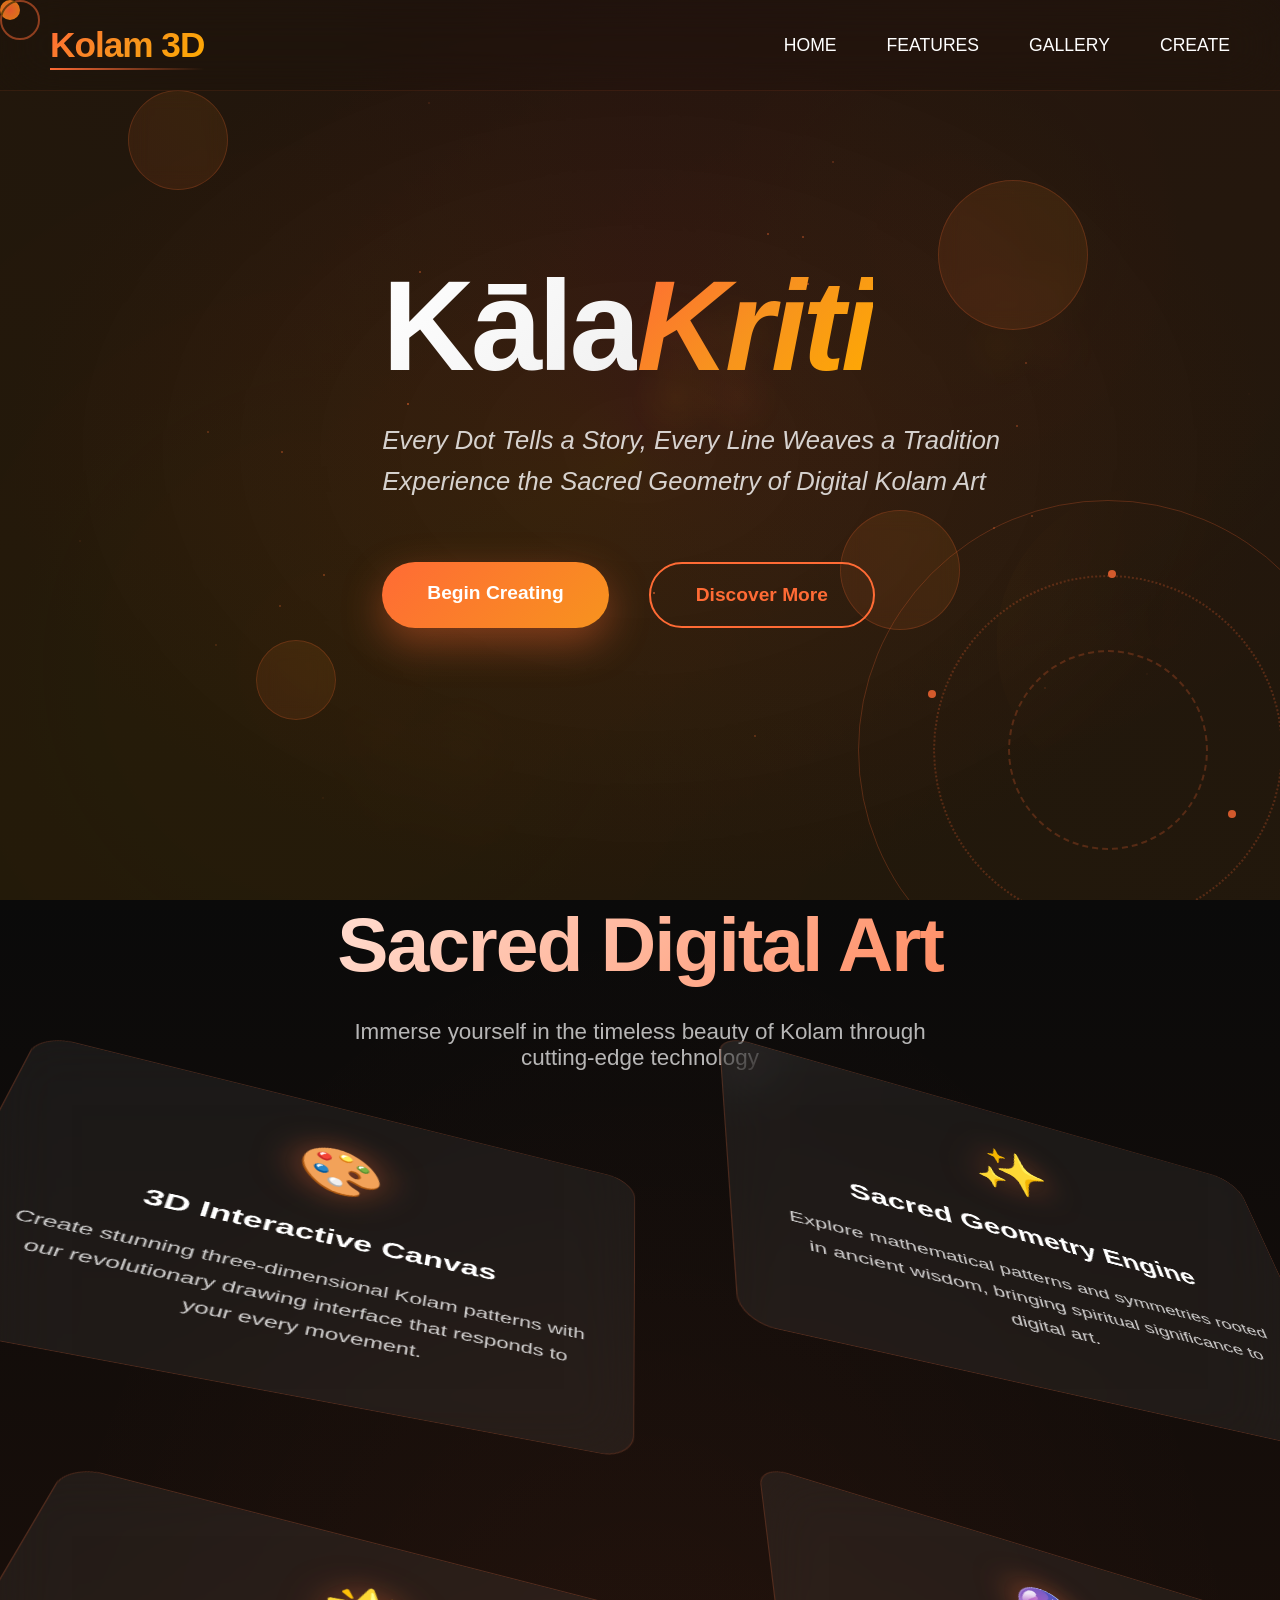
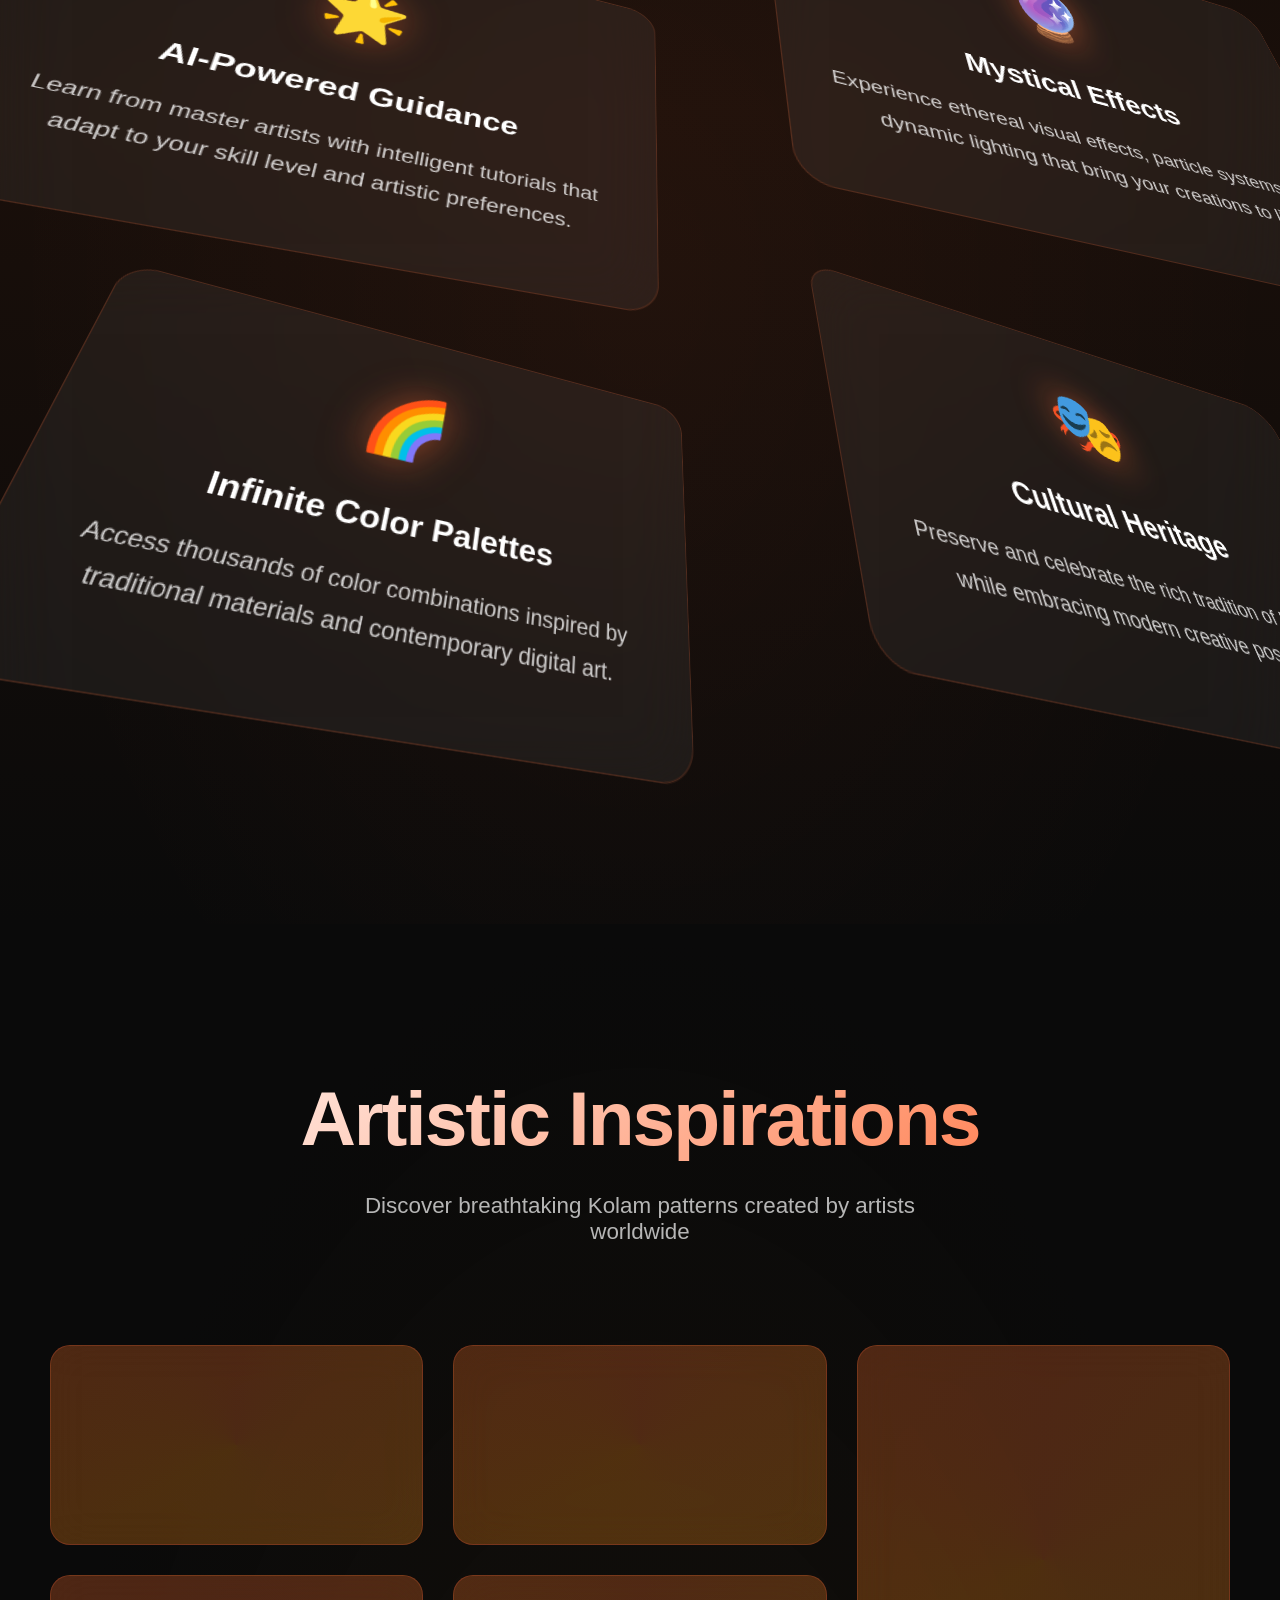
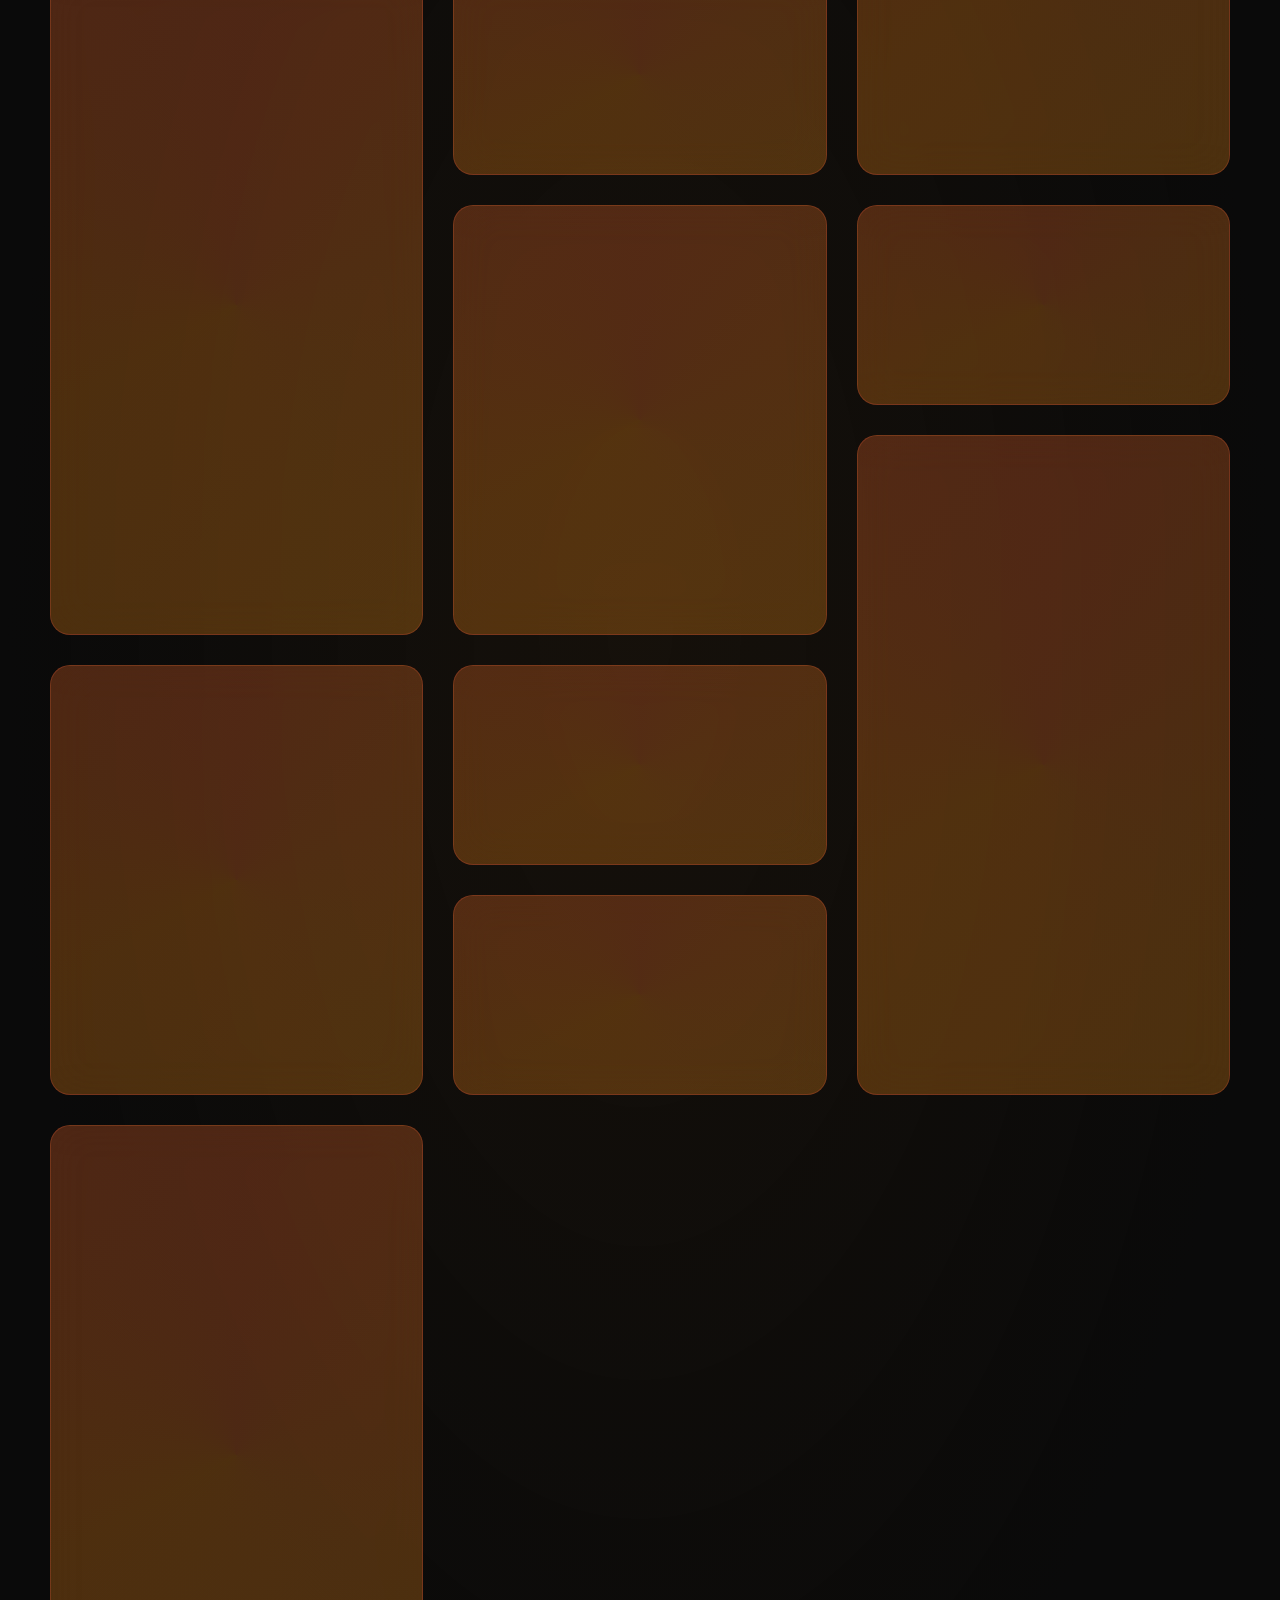
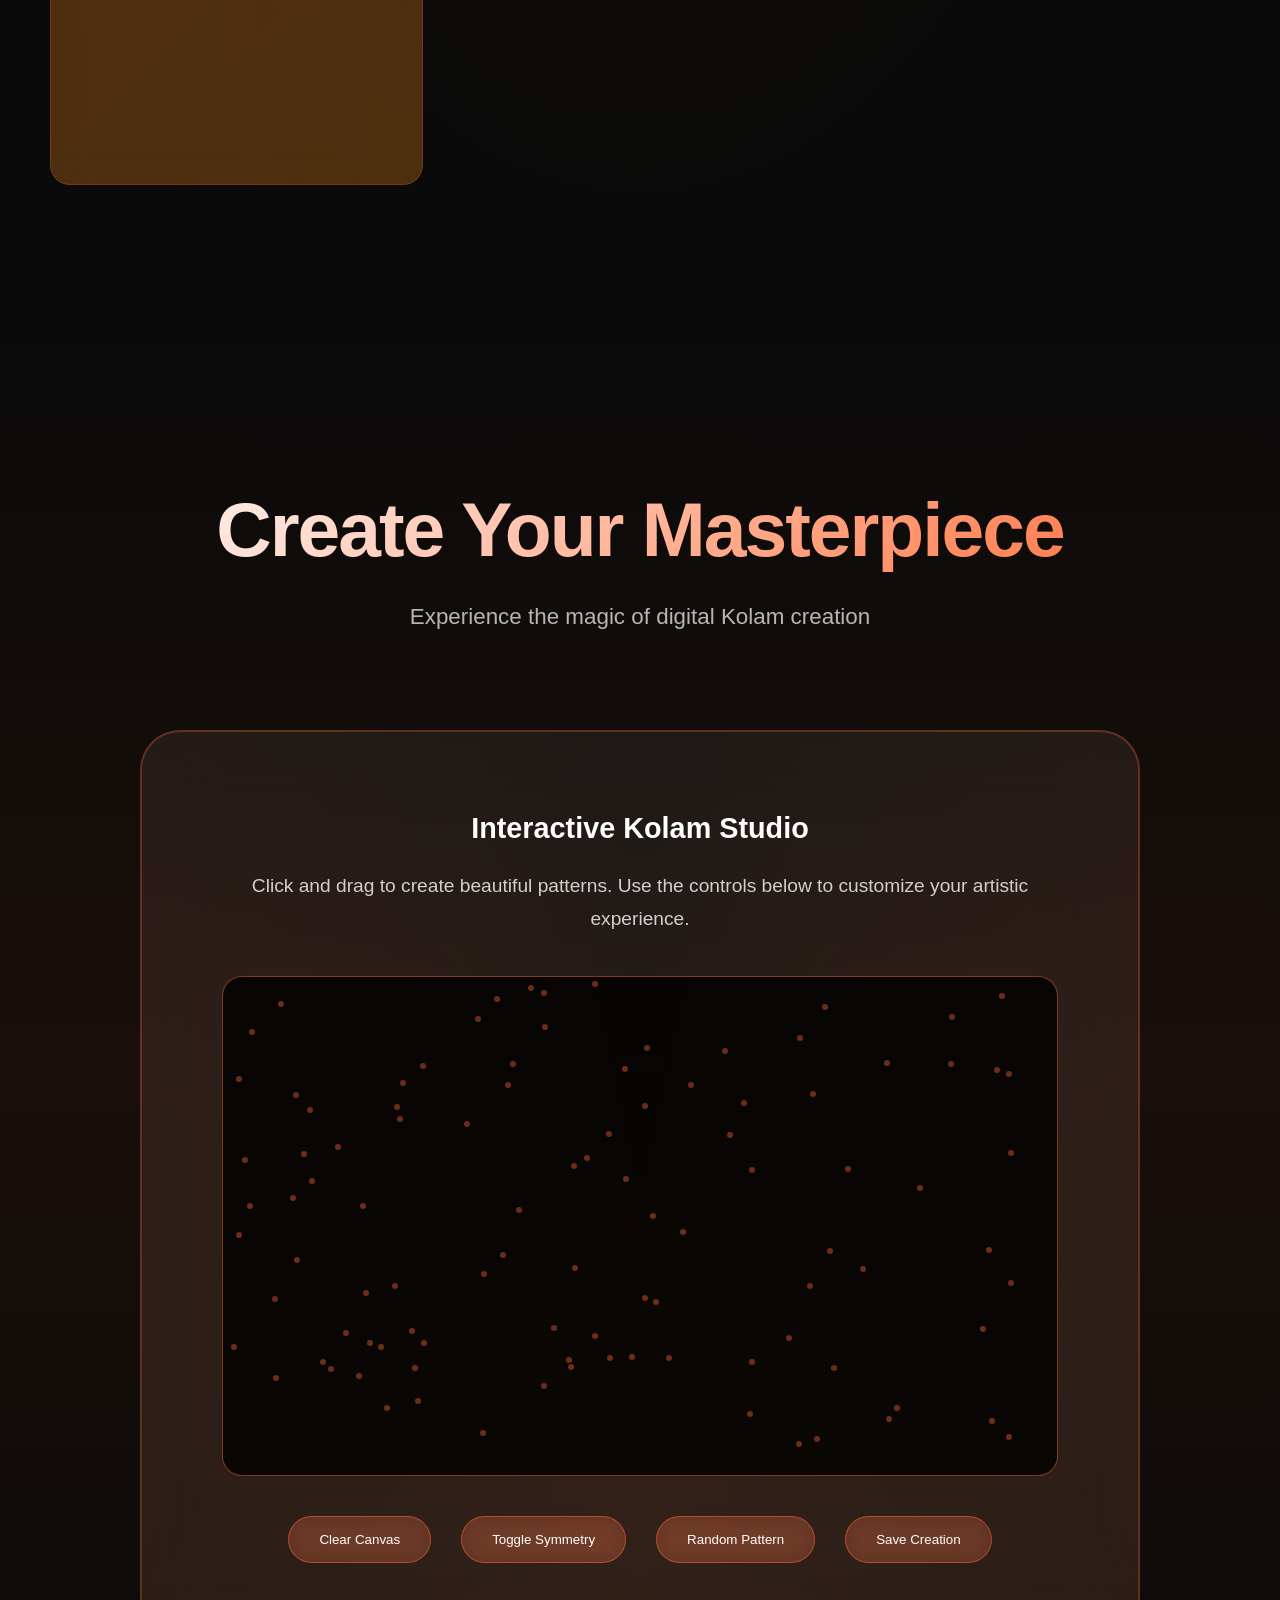
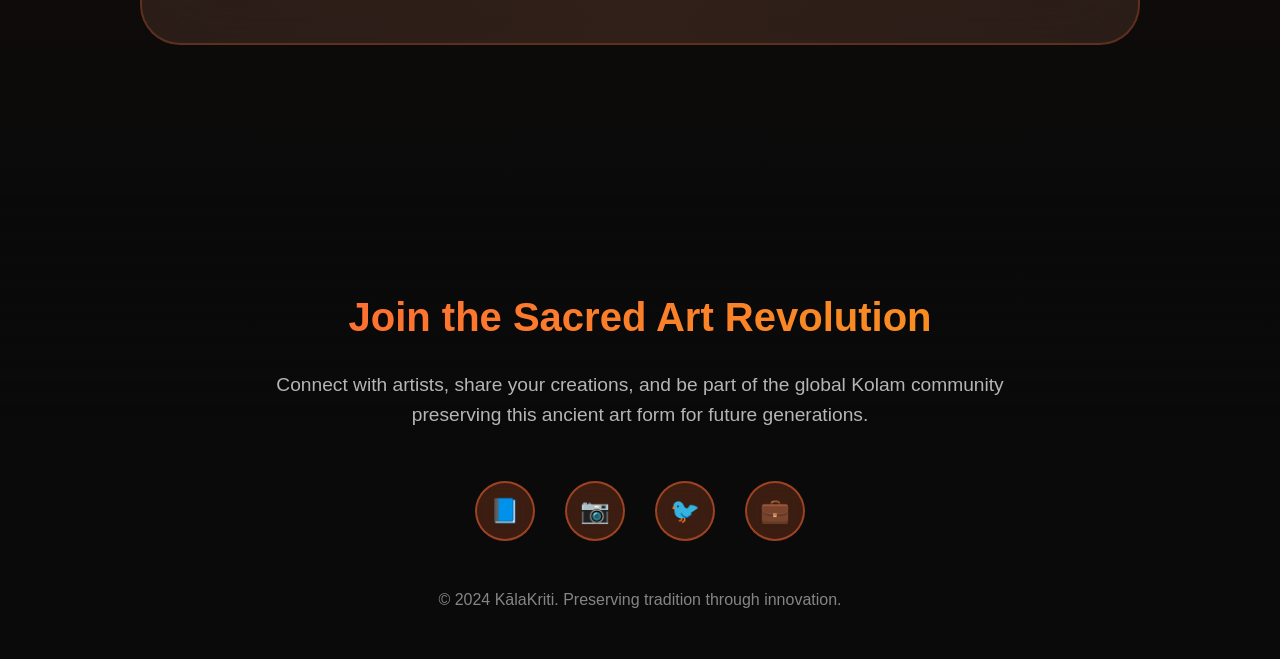
<file: index.html>
<!DOCTYPE html>
<html lang="en">
<head>
  <meta charset="utf-8" />
  <meta name="viewport" content="width=device-width, initial-scale=1" />
  <title>KālaKriti - Sacred Digital Kolam</title>
  <!-- note: using style.css (same name you used) -->
  <link rel="stylesheet" href="style.css" />
</head>
<body>
  <div class="cursor"></div>
  <div class="cursor-follower"></div>
  <div class="scroll-progress"></div>

  <!-- Scrolling Background Objects -->
  <div class="scroll-objects" id="scrollObjects"></div>

  <!-- Particle System -->
  <div class="particle-container" id="particles"></div>

  <!-- Navigation -->
  <nav class="navbar">
    <div class="nav-content">
      <a href="#" class="logo">Kolam 3D</a>
      <ul class="nav-links">
        <li><a href="#home">HOME</a></li>
        <li><a href="#features">FEATURES</a></li>
        <li><a href="#gallery">GALLERY</a></li>
        <li><a href="#create">CREATE</a></li>
      </ul>
    </div>
  </nav>

  <!-- Hero Section -->
  <section class="hero" id="home">
    <div class="hero-bg-layers">
      <div class="bg-layer bg-layer-1"></div>
      <div class="bg-layer bg-layer-2"></div>
    </div>

    <div class="floating-geometry">
      <div class="geo-shape"></div>
      <div class="geo-shape"></div>
      <div class="geo-shape"></div>
      <div class="geo-shape"></div>
    </div>

    <div class="mandala-center">
      <div class="mandala-ring"></div>
      <div class="mandala-ring"></div>
      <div class="mandala-ring"></div>
      <div class="mandala-dots" style="top: 20%; left: 50%;"></div>
      <div class="mandala-dots" style="top: 80%; left: 30%;"></div>
      <div class="mandala-dots" style="top: 60%; left: 70%;"></div>
      <div class="mandala-dots" style="top: 40%; left: 20%;"></div>
    </div>

    <div class="hero-content">
      <h1 class="hero-title">
        <span class="kala">Kāla</span><span class="kriti">Kriti</span>
      </h1>
      <p class="hero-subtitle">
        Every Dot Tells a Story, Every Line Weaves a Tradition<br />
        Experience the Sacred Geometry of Digital Kolam Art
      </p>
      <div class="hero-buttons">
        <a href="#create" class="btn btn-primary">Begin Creating</a>
        <a href="#features" class="btn btn-secondary">Discover More</a>
      </div>
    </div>
  </section>

  <!-- Features Section -->
  <section class="parallax-section" id="features">
    <div class="section-bg"></div>
    <div class="container">
      <div class="section-header">
        <h2 class="section-title">Sacred Digital Art</h2>
        <p class="section-subtitle">
          Immerse yourself in the timeless beauty of Kolam through cutting-edge technology
        </p>
      </div>

      <div class="features-grid">
        <div class="feature-card">
          <span class="feature-icon">🎨</span>
          <h3 class="feature-title">3D Interactive Canvas</h3>
          <p class="feature-description">
            Create stunning three-dimensional Kolam patterns with our revolutionary drawing interface that responds to your every movement.
          </p>
        </div>

        <div class="feature-card">
          <span class="feature-icon">✨</span>
          <h3 class="feature-title">Sacred Geometry Engine</h3>
          <p class="feature-description">
            Explore mathematical patterns and symmetries rooted in ancient wisdom, bringing spiritual significance to digital art.
          </p>
        </div>

        <div class="feature-card">
          <span class="feature-icon">🌟</span>
          <h3 class="feature-title">AI-Powered Guidance</h3>
          <p class="feature-description">
            Learn from master artists with intelligent tutorials that adapt to your skill level and artistic preferences.
          </p>
        </div>

        <div class="feature-card">
          <span class="feature-icon">🔮</span>
          <h3 class="feature-title">Mystical Effects</h3>
          <p class="feature-description">
            Experience ethereal visual effects, particle systems, and dynamic lighting that bring your creations to life.
          </p>
        </div>

        <div class="feature-card">
          <span class="feature-icon">🌈</span>
          <h3 class="feature-title">Infinite Color Palettes</h3>
          <p class="feature-description">
            Access thousands of color combinations inspired by traditional materials and contemporary digital art.
          </p>
        </div>

        <div class="feature-card">
          <span class="feature-icon">🎭</span>
          <h3 class="feature-title">Cultural Heritage</h3>
          <p class="feature-description">
            Preserve and celebrate the rich tradition of Kolam art while embracing modern creative possibilities.
          </p>
        </div>
      </div>
    </div>
  </section>

  <!-- Gallery Section -->
  <section class="gallery-section" id="gallery">
    <div class="container">
      <div class="section-header">
        <h2 class="section-title">Artistic Inspirations</h2>
        <p class="section-subtitle">Discover breathtaking Kolam patterns created by artists worldwide</p>
      </div>

      <div class="gallery-grid">
        <div class="gallery-item"></div>
        <div class="gallery-item"></div>
        <div class="gallery-item"></div>
        <div class="gallery-item"></div>
        <div class="gallery-item"></div>
        <div class="gallery-item"></div>
        <div class="gallery-item"></div>
        <div class="gallery-item"></div>
        <div class="gallery-item"></div>
        <div class="gallery-item"></div>
        <div class="gallery-item"></div>
        <div class="gallery-item"></div>
      </div>
    </div>
  </section>

  <!-- Interactive Canvas Section -->
  <section class="canvas-section" id="create">
    <div class="container">
      <div class="section-header">
        <h2 class="section-title">Create Your Masterpiece</h2>
        <p class="section-subtitle">Experience the magic of digital Kolam creation</p>
      </div>

      <div class="canvas-container">
        <h3 class="feature-title">Interactive Kolam Studio</h3>
        <p class="feature-description">
          Click and drag to create beautiful patterns. Use the controls below to customize your artistic experience.
        </p>
        <div class="interactive-canvas" id="mainCanvas"></div>
        <div class="canvas-controls">
          <button id="clearBtn" class="control-btn" onclick="clearCanvas()">Clear Canvas</button>
          <button id="symmetryBtn" class="control-btn" onclick="toggleSymmetry(this)">Toggle Symmetry</button>
          <button id="randomBtn" class="control-btn" onclick="randomPattern()">Random Pattern</button>
          <button id="saveBtn" class="control-btn" onclick="saveArt()">Save Creation</button>
        </div>
      </div>
    </div>
  </section>

  <!-- Footer -->
  <footer class="footer">
    <div class="container">
      <div class="footer-content">
        <h3 class="footer-title">Join the Sacred Art Revolution</h3>
        <p class="footer-text">
          Connect with artists, share your creations, and be part of the global Kolam community preserving this ancient art form for future generations.
        </p>
        <div class="social-links">
          <a href="#" class="social-link">📘</a>
          <a href="#" class="social-link">📷</a>
          <a href="#" class="social-link">🐦</a>
          <a href="#" class="social-link">💼</a>
        </div>
        <p style="color: rgba(255, 255, 255, 0.5); font-size: 1rem;">
          © 2024 KālaKriti. Preserving tradition through innovation.
        </p>
      </div>
    </div>
  </footer>

  <script src="script.js" defer></script>
</body>
</html>
</file>
<file: style.css>
/* --- Reset & base --- */
* {
    margin: 0;
    padding: 0;
    box-sizing: border-box;
}

html {
    scroll-behavior: smooth;
}

body {
    font-family: 'Inter', 'Arial', sans-serif;
    overflow-x: hidden;
    background: #0a0a0a;
    color: #ffffff;
    cursor: none;
}


/* Custom Cursor */
.cursor {
    position: fixed;
    width: 20px;
    height: 20px;
    background: radial-gradient(circle, #ff6b35, #f7931e);
    border-radius: 50%;
    pointer-events: none;
    z-index: 9999;
    transition: all 0.1s ease;
    mix-blend-mode: difference;
}

.cursor-follower {
    position: fixed;
    width: 40px;
    height: 40px;
    border: 2px solid rgba(255, 107, 53, 0.5);
    border-radius: 50%;
    pointer-events: none;
    z-index: 9998;
    transition: all 0.3s ease;
}

/* Particle System Background */
.particle-container {
    position: fixed;
    top: 0;
    left: 0;
    width: 100%;
    height: 100%;
    z-index: -1;
    overflow: hidden;
}

.particle {
    position: absolute;
    width: 2px;
    height: 2px;
    background: #ff6b35;
    border-radius: 50%;
    animation: particleFloat 15s linear infinite;
}

/* Navigation with Morphing Background */
.navbar {
    position: fixed;
    top: 0;
    left: 0;
    right: 0;
    z-index: 1000;
    padding: 25px 50px;
    background: rgba(10, 10, 10, 0.1);
    backdrop-filter: blur(30px);
    transition: all 0.5s cubic-bezier(0.4, 0, 0.2, 1);
    border-bottom: 1px solid rgba(255, 107, 53, 0.1);
}

.navbar.scrolled {
    padding: 15px 50px;
    background: rgba(10, 10, 10, 0.95);
    border-bottom: 1px solid rgba(255, 107, 53, 0.3);
    box-shadow: 0 10px 50px rgba(0, 0, 0, 0.5);
}

.nav-content {
    display: flex;
    justify-content: space-between;
    align-items: center;
    max-width: 1600px;
    margin: 0 auto;
}

.logo {
    font-size: 2.2rem;
    font-weight: 800;
    background: linear-gradient(135deg, #ff6b35, #f7931e, #ffab00);
    -webkit-background-clip: text;
    -webkit-text-fill-color: transparent;
    background-clip: text;
    text-decoration: none;
    letter-spacing: -1px;
    position: relative;
}

.logo::after {
    content: '';
    position: absolute;
    bottom: -5px;
    left: 0;
    width: 100%;
    height: 2px;
    background: linear-gradient(90deg, #ff6b35, transparent);
    animation: logoGlow 3s ease-in-out infinite alternate;
}

.nav-links {
    display: flex;
    list-style: none;
    gap: 50px;
}

.nav-links a {
    text-decoration: none;
    color: #ffffff;
    font-weight: 500;
    font-size: 1.1rem;
    transition: all 0.4s cubic-bezier(0.4, 0, 0.2, 1);
    position: relative;
    padding: 10px 0;
}

.nav-links a::before {
    content: '';
    position: absolute;
    bottom: 0;
    left: 50%;
    width: 0;
    height: 2px;
    background: linear-gradient(90deg, #ff6b35, #f7931e);
    transition: all 0.4s cubic-bezier(0.4, 0, 0.2, 1);
    transform: translateX(-50%);
}

.nav-links a:hover::before {
    width: 100%;
}

.nav-links a:hover {
    color: #ff6b35;
    text-shadow: 0 0 20px rgba(255, 107, 53, 0.5);
}

/* Scrolling Background Objects */
.scroll-objects {
    position: fixed;
    top: 0;
    left: 0;
    width: 100%;
    height: 100%;
    z-index: -2;
    pointer-events: none;
    overflow: hidden;
}

.scroll-object {
    position: absolute;
    opacity: 0.1;
    animation: objectFloat 8s ease-in-out infinite;
}

.lotus-pattern {
    width: 200px;
    height: 200px;
    background: conic-gradient(from 0deg, #ff6b35, #f7931e, #ffab00, #ff6b35);
    border-radius: 50%;
    clip-path: polygon(50% 0%, 80% 10%, 100% 35%, 85% 60%, 100% 85%, 75% 100%, 50% 85%, 25% 100%, 0% 85%, 15% 60%, 0% 35%, 20% 10%);
    filter: blur(1px);
}

.mandala-wheel {
    width: 300px;
    height: 300px;
    border: 3px solid rgba(255, 107, 53, 0.3);
    border-radius: 50%;
    position: relative;
    animation: rotateWheel 20s linear infinite;
}

.mandala-wheel::before,
.mandala-wheel::after {
    content: '';
    position: absolute;
    top: 50%;
    left: 50%;
    transform: translate(-50%, -50%);
    border: 2px solid rgba(255, 107, 53, 0.2);
    border-radius: 50%;
}

.mandala-wheel::before {
    width: 70%;
    height: 70%;
    border-style: dashed;
}

.mandala-wheel::after {
    width: 40%;
    height: 40%;
    border-style: dotted;
}

.geometric-shape {
    width: 150px;
    height: 150px;
    background: linear-gradient(45deg, rgba(255, 107, 53, 0.1), rgba(247, 147, 30, 0.1));
    clip-path: polygon(25% 0%, 75% 0%, 100% 50%, 75% 100%, 25% 100%, 0% 50%);
    animation: shapeRotate 15s linear infinite;
}

.spiral-pattern {
    width: 250px;
    height: 250px;
    background: conic-gradient(from 0deg, transparent, rgba(255, 107, 53, 0.2), transparent, rgba(247, 147, 30, 0.2), transparent);
    border-radius: 50%;
    animation: spiralSpin 25s linear infinite;
}

.traditional-kolam {
    width: 180px;
    height: 180px;
    background: 
        radial-gradient(circle at 30% 30%, rgba(255, 107, 53, 0.2) 0%, transparent 30%),
        radial-gradient(circle at 70% 30%, rgba(247, 147, 30, 0.2) 0%, transparent 30%),
        radial-gradient(circle at 30% 70%, rgba(255, 171, 0, 0.2) 0%, transparent 30%),
        radial-gradient(circle at 70% 70%, rgba(255, 107, 53, 0.2) 0%, transparent 30%),
        radial-gradient(circle at 50% 50%, rgba(247, 147, 30, 0.1) 0%, transparent 50%);
    border-radius: 20%;
    animation: kolamPulse 6s ease-in-out infinite;
}

/* Hero Section with Advanced Parallax */
.hero {
    height: 100vh;
    position: relative;
    display: flex;
    align-items: center;
    justify-content: center;
    overflow: hidden;
    background: radial-gradient(ellipse at center, rgba(255, 107, 53, 0.1) 0%, rgba(10, 10, 10, 1) 70%);
}

.hero-bg-layers {
    position: absolute;
    top: 0;
    left: 0;
    width: 100%;
    height: 100%;
    z-index: 1;
}

.bg-layer {
    position: absolute;
    width: 120%;
    height: 120%;
    top: -10%;
    left: -10%;
    background-size: cover;
    background-position: center;
    opacity: 0.1;
}

.bg-layer-1 {
    background: conic-gradient(from 0deg at 50% 50%, #ff6b35, #f7931e, #ffab00, #ff6b35);
    animation: slowRotate 60s linear infinite;
}

.bg-layer-2 {
    background: radial-gradient(circle at 30% 70%, rgba(255, 107, 53, 0.2), transparent 50%),
                radial-gradient(circle at 70% 30%, rgba(247, 147, 30, 0.2), transparent 50%);
    animation: slowRotate 90s linear infinite reverse;
}

.floating-geometry {
    position: absolute;
    top: 0;
    left: 0;
    width: 100%;
    height: 100%;
    z-index: 2;
}

.geo-shape {
    position: absolute;
    border-radius: 50%;
    background: linear-gradient(45deg, rgba(255, 107, 53, 0.1), rgba(247, 147, 30, 0.1));
    backdrop-filter: blur(10px);
    border: 1px solid rgba(255, 107, 53, 0.2);
    animation: complexFloat 8s ease-in-out infinite;
}

.geo-shape:nth-child(1) {
    width: 100px;
    height: 100px;
    top: 10%;
    left: 10%;
    animation-delay: 0s;
    animation-duration: 12s;
}

.geo-shape:nth-child(2) {
    width: 150px;
    height: 150px;
    top: 20%;
    right: 15%;
    animation-delay: -3s;
    animation-duration: 15s;
}

.geo-shape:nth-child(3) {
    width: 80px;
    height: 80px;
    bottom: 20%;
    left: 20%;
    animation-delay: -6s;
    animation-duration: 10s;
}

.geo-shape:nth-child(4) {
    width: 120px;
    height: 120px;
    bottom: 30%;
    right: 25%;
    animation-delay: -9s;
    animation-duration: 14s;
}

.mandala-center {
    position: absolute;
    width: 600px;
    height: 600px;
    right: -10%;
    top: 50%;
    transform: translateY(-50%);
    z-index: 3;
    opacity: 0.8;
}

.mandala-ring {
    position: absolute;
    border: 2px solid rgba(255, 107, 53, 0.3);
    border-radius: 50%;
    top: 50%;
    left: 50%;
    transform: translate(-50%, -50%);
    animation: rotateRing 20s linear infinite;
}

.mandala-ring:nth-child(1) {
    width: 200px;
    height: 200px;
    border-style: dashed;
    animation-duration: 30s;
}

.mandala-ring:nth-child(2) {
    width: 350px;
    height: 350px;
    border-style: dotted;
    animation-duration: 45s;
    animation-direction: reverse;
}

.mandala-ring:nth-child(3) {
    width: 500px;
    height: 500px;
    border-width: 1px;
    animation-duration: 60s;
}

.mandala-dots {
    position: absolute;
    width: 8px;
    height: 8px;
    background: #ff6b35;
    border-radius: 50%;
    animation: pulseDot 2s ease-in-out infinite;
}

.hero-content {
    max-width: 900px;
    text-align: left;
    z-index: 10;
    position: relative;
    margin-left: 8%;
    animation: heroEnter 1.5s cubic-bezier(0.4, 0, 0.2, 1);
}

.hero-title {
    font-size: clamp(4rem, 10vw, 10rem);
    font-weight: 900;
    line-height: 0.85;
    margin-bottom: 40px;
    letter-spacing: -4px;
    position: relative;
}

.kala {
    background: linear-gradient(135deg, #ffffff, #f0f0f0);
    -webkit-background-clip: text;
    -webkit-text-fill-color: transparent;
    background-clip: text;
}

.kriti {
    background: linear-gradient(135deg, #ff6b35, #f7931e, #ffab00);
    -webkit-background-clip: text;
    -webkit-text-fill-color: transparent;
    background-clip: text;
    font-style: italic;
    position: relative;
    animation: textGlow 3s ease-in-out infinite alternate;
}

.hero-subtitle {
    font-size: 1.6rem;
    color: rgba(255, 255, 255, 0.8);
    margin-bottom: 60px;
    font-style: italic;
    line-height: 1.6;
    font-weight: 300;
    animation: fadeSlideUp 1.5s cubic-bezier(0.4, 0, 0.2, 1) 0.3s both;
}

.hero-buttons {
    display: flex;
    gap: 40px;
    animation: fadeSlideUp 1.5s cubic-bezier(0.4, 0, 0.2, 1) 0.6s both;
}

.btn {
    padding: 20px 45px;
    border: none;
    border-radius: 60px;
    font-size: 1.2rem;
    font-weight: 600;
    cursor: pointer;
    transition: all 0.5s cubic-bezier(0.4, 0, 0.2, 1);
    text-decoration: none;
    display: inline-block;
    position: relative;
    overflow: hidden;
}

.btn::before {
    content: '';
    position: absolute;
    top: 50%;
    left: 50%;
    width: 0;
    height: 0;
    background: radial-gradient(circle, rgba(255, 255, 255, 0.2), transparent);
    transition: all 0.5s cubic-bezier(0.4, 0, 0.2, 1);
    transform: translate(-50%, -50%);
    border-radius: 50%;
}

.btn:hover::before {
    width: 300px;
    height: 300px;
}

.btn-primary {
    background: linear-gradient(135deg, #ff6b35, #f7931e);
    color: white;
    box-shadow: 0 15px 40px rgba(255, 107, 53, 0.4);
}

.btn-primary:hover {
    transform: translateY(-5px) scale(1.05);
    box-shadow: 0 25px 60px rgba(255, 107, 53, 0.6);
}

.btn-secondary {
    background: transparent;
    color: #ff6b35;
    border: 2px solid #ff6b35;
    backdrop-filter: blur(20px);
}

.btn-secondary:hover {
    background: rgba(255, 107, 53, 0.1);
    transform: translateY(-5px) scale(1.05);
    box-shadow: 0 25px 60px rgba(255, 107, 53, 0.3);
}

/* Advanced Parallax Sections */
.parallax-section {
    min-height: 100vh;
    position: relative;
    display: flex;
    align-items: center;
    overflow: hidden;
    background: linear-gradient(180deg, #0a0a0a 0%, #1a0f0a 50%, #0a0a0a 100%);
}

.section-bg {
    position: absolute;
    top: 0;
    left: 0;
    width: 100%;
    height: 120%;
    z-index: 1;
    background: radial-gradient(ellipse at center, rgba(255, 107, 53, 0.05) 0%, transparent 70%);
}

.container {
    max-width: 1600px;
    margin: 0 auto;
    padding: 0 50px;
    position: relative;
    z-index: 10;
}

.section-header {
    text-align: center;
    margin-bottom: 100px;
}

.section-title {
    font-size: clamp(3rem, 6vw, 6rem);
    font-weight: 800;
    background: linear-gradient(135deg, #ffffff, #ff6b35);
    -webkit-background-clip: text;
    -webkit-text-fill-color: transparent;
    background-clip: text;
    margin-bottom: 30px;
    letter-spacing: -2px;
}

.section-subtitle {
    font-size: 1.4rem;
    color: rgba(255, 255, 255, 0.7);
    font-weight: 300;
    max-width: 600px;
    margin: 0 auto;
}

/* Features Grid with 3D Transform */
.features-grid {
    display: grid;
    grid-template-columns: repeat(auto-fit, minmax(400px, 1fr));
    gap: 60px;
    margin-bottom: 120px;
    perspective: 1000px;
}

.feature-card {
    background: rgba(255, 255, 255, 0.05);
    backdrop-filter: blur(30px);
    border-radius: 30px;
    padding: 60px 40px;
    text-align: center;
    border: 1px solid rgba(255, 107, 53, 0.2);
    transition: all 0.6s cubic-bezier(0.4, 0, 0.2, 1);
    position: relative;
    overflow: hidden;
    transform-style: preserve-3d;
}

.feature-card::before {
    content: '';
    position: absolute;
    top: 0;
    left: 0;
    width: 100%;
    height: 100%;
    background: linear-gradient(135deg, rgba(255, 107, 53, 0.1), transparent);
    opacity: 0;
    transition: opacity 0.6s ease;
}

.feature-card:hover {
    transform: rotateX(5deg) rotateY(5deg) translateY(-20px);
    box-shadow: 0 40px 80px rgba(255, 107, 53, 0.3);
    border-color: rgba(255, 107, 53, 0.5);
}

.feature-card:hover::before {
    opacity: 1;
}

.feature-icon {
    font-size: 4rem;
    margin-bottom: 40px;
    display: block;
    filter: drop-shadow(0 0 20px rgba(255, 107, 53, 0.5));
    animation: iconFloat 3s ease-in-out infinite;
}

.feature-title {
    font-size: 1.8rem;
    color: #ffffff;
    margin-bottom: 25px;
    font-weight: 700;
}

.feature-description {
    color: rgba(255, 255, 255, 0.8);
    line-height: 1.7;
    font-size: 1.2rem;
    font-weight: 300;
}

/* Gallery Section with Masonry Layout */
.gallery-section {
    min-height: 100vh;
    padding: 150px 0;
    background: radial-gradient(ellipse at center, rgba(247, 147, 30, 0.05) 0%, rgba(10, 10, 10, 1) 70%);
}

.gallery-grid {
    display: grid;
    grid-template-columns: repeat(auto-fill, minmax(300px, 1fr));
    gap: 30px;
    grid-auto-rows: 200px;
}

.gallery-item {
    background: linear-gradient(135deg, rgba(255, 107, 53, 0.2), rgba(247, 147, 30, 0.2));
    border-radius: 20px;
    position: relative;
    overflow: hidden;
    cursor: pointer;
    transition: all 0.5s cubic-bezier(0.4, 0, 0.2, 1);
    backdrop-filter: blur(20px);
    border: 1px solid rgba(255, 107, 53, 0.3);
}

.gallery-item:nth-child(3n) {
    grid-row: span 2;
}

.gallery-item:nth-child(4n) {
    grid-row: span 3;
}

.gallery-item:hover {
    transform: scale(1.05) rotateZ(2deg);
    box-shadow: 0 30px 60px rgba(255, 107, 53, 0.4);
}

.gallery-item::after {
    content: '';
    position: absolute;
    top: 0;
    left: 0;
    width: 100%;
    height: 100%;
    background: conic-gradient(from 0deg, #ff6b35, #f7931e, #ffab00, #ff6b35);
    opacity: 0.1;
    animation: galleryShimmer 4s ease-in-out infinite;
}

/* Interactive Canvas Section */
.canvas-section {
    min-height: 100vh;
    padding: 150px 0;
    background: linear-gradient(180deg, rgba(10, 10, 10, 1) 0%, rgba(26, 15, 10, 1) 50%, rgba(10, 10, 10, 1) 100%);
}

.canvas-container {
    background: rgba(255, 255, 255, 0.05);
    backdrop-filter: blur(40px);
    border-radius: 40px;
    padding: 80px;
    text-align: center;
    border: 2px solid rgba(255, 107, 53, 0.3);
    position: relative;
    overflow: hidden;
    max-width: 1000px;
    margin: 0 auto;
}

.canvas-container::before {
    content: '';
    position: absolute;
    top: -50%;
    left: -50%;
    width: 200%;
    height: 200%;
    background: conic-gradient(from 0deg, transparent, rgba(255, 107, 53, 0.1), transparent);
    animation: canvasRotate 15s linear infinite;
    pointer-events: none;
}

.interactive-canvas {
    width: 100%;
    height: 500px;
    background: rgba(0, 0, 0, 0.8);
    border-radius: 20px;
    margin: 40px auto;
    border: 1px solid rgba(255, 107, 53, 0.5);
    position: relative;
    z-index: 1;
    overflow: hidden;
    cursor: crosshair;
}

.canvas-controls {
    display: flex;
    justify-content: center;
    gap: 30px;
    margin-top: 40px;
    flex-wrap: wrap;
}

.control-btn {
    padding: 15px 30px;
    background: rgba(255, 107, 53, 0.2);
    border: 1px solid rgba(255, 107, 53, 0.5);
    border-radius: 30px;
    color: #ffffff;
    font-weight: 500;
    cursor: pointer;
    transition: all 0.3s ease;
    backdrop-filter: blur(10px);
}

.control-btn:hover {
    background: rgba(255, 107, 53, 0.4);
    transform: translateY(-2px);
}

/* Footer */
.footer {
    padding: 100px 0 50px;
    background: linear-gradient(180deg, rgba(10, 10, 10, 0) 0%, rgba(10, 10, 10, 1) 50%);
    text-align: center;
}

.footer-content {
    max-width: 800px;
    margin: 0 auto;
}

.footer-title {
    font-size: 2.5rem;
    font-weight: 700;
    background: linear-gradient(135deg, #ff6b35, #f7931e);
    -webkit-background-clip: text;
    -webkit-text-fill-color: transparent;
    background-clip: text;
    margin-bottom: 30px;
}

.footer-text {
    color: rgba(255, 255, 255, 0.7);
    font-size: 1.2rem;
    line-height: 1.6;
    margin-bottom: 50px;
}

.social-links {
    display: flex;
    justify-content: center;
    gap: 30px;
    margin-bottom: 50px;
}

.social-link {
    width: 60px;
    height: 60px;
    border-radius: 50%;
    background: rgba(255, 107, 53, 0.2);
    border: 2px solid rgba(255, 107, 53, 0.5);
    display: flex;
    align-items: center;
    justify-content: center;
    color: #ffffff;
    font-size: 1.5rem;
    text-decoration: none;
    transition: all 0.3s ease;
    backdrop-filter: blur(10px);
}

.social-link:hover {
    background: rgba(255, 107, 53, 0.5);
    transform: translateY(-5px) scale(1.1);
}

/* Animations */
@keyframes particleFloat {
    0% {
        transform: translateY(100vh) translateX(-10px) rotate(0deg);
        opacity: 0;
    }
    10% {
        opacity: 1;
    }
    90% {
        opacity: 1;
    }
    100% {
        transform: translateY(-10vh) translateX(10px) rotate(360deg);
        opacity: 0;
    }
}

@keyframes logoGlow {
    0% { opacity: 0.5; }
    100% { opacity: 1; }
}

@keyframes slowRotate {
    0% { transform: rotate(0deg); }
    100% { transform: rotate(360deg); }
}

@keyframes complexFloat {
    0%, 100% {
        transform: translateY(0px) translateX(0px) rotate(0deg);
        opacity: 0.1;
    }
    25% {
        transform: translateY(-30px) translateX(20px) rotate(90deg);
        opacity: 0.3;
    }
    50% {
        transform: translateY(-10px) translateX(-20px) rotate(180deg);
        opacity: 0.2;
    }
    75% {
        transform: translateY(-40px) translateX(10px) rotate(270deg);
        opacity: 0.25;
    }
}

@keyframes rotateRing {
    0% { transform: translate(-50%, -50%) rotate(0deg); }
    100% { transform: translate(-50%, -50%) rotate(360deg); }
}

@keyframes pulseDot {
    0%, 100% { opacity: 0.3; transform: scale(1); }
    50% { opacity: 1; transform: scale(1.5); }
}

@keyframes heroEnter {
    0% {
        opacity: 0;
        transform: translateX(-100px) translateY(50px);
    }
    100% {
        opacity: 1;
        transform: translateX(0) translateY(0);
    }
}

@keyframes textGlow {
    0% { text-shadow: 0 0 20px rgba(255, 107, 53, 0.5); }
    100% { text-shadow: 0 0 40px rgba(255, 107, 53, 0.8), 0 0 60px rgba(255, 107, 53, 0.3); }
}

@keyframes fadeSlideUp {
    0% {
        opacity: 0;
        transform: translateY(50px);
    }
    100% {
        opacity: 1;
        transform: translateY(0);
    }
}

@keyframes iconFloat {
    0%, 100% { transform: translateY(0px); }
    50% { transform: translateY(-10px); }
}

@keyframes galleryShimmer {
    0% { opacity: 0.1; }
    50% { opacity: 0.3; }
    100% { opacity: 0.1; }
}

@keyframes canvasRotate {
    0% { transform: rotate(0deg); }
    100% { transform: rotate(360deg); }
}

/* Scroll Progress */
.scroll-progress {
    position: fixed;
    top: 0;
    left: 0;
    width: 0%;
    height: 4px;
    background: linear-gradient(90deg, #ff6b35, #f7931e, #ffab00);
    z-index: 9999;
    transition: width 0.1s ease;
    box-shadow: 0 0 20px rgba(255, 107, 53, 0.5);
}

/* Responsive */
@media (max-width: 768px) {
    .navbar { padding: 15px 20px; }
    .nav-links { gap: 20px; }
    .hero-content { margin-left: 0; text-align: center; padding: 0 20px; }
    .hero-title { font-size: clamp(3rem, 15vw, 7rem); }
    .hero-buttons { flex-direction: column; align-items: center; gap: 20px; }
    .mandala-center { display: none; }
    .container { padding: 0 20px; }
    .features-grid { grid-template-columns: 1fr; gap: 40px; }
    .gallery-grid { grid-template-columns: repeat(auto-fill, minmax(250px, 1fr)); gap: 20px; }
    .canvas-container { padding: 40px 20px; }
    .canvas-controls { gap: 15px; }
    .control-btn { padding: 12px 20px; font-size: 0.9rem; }
}
</file>
